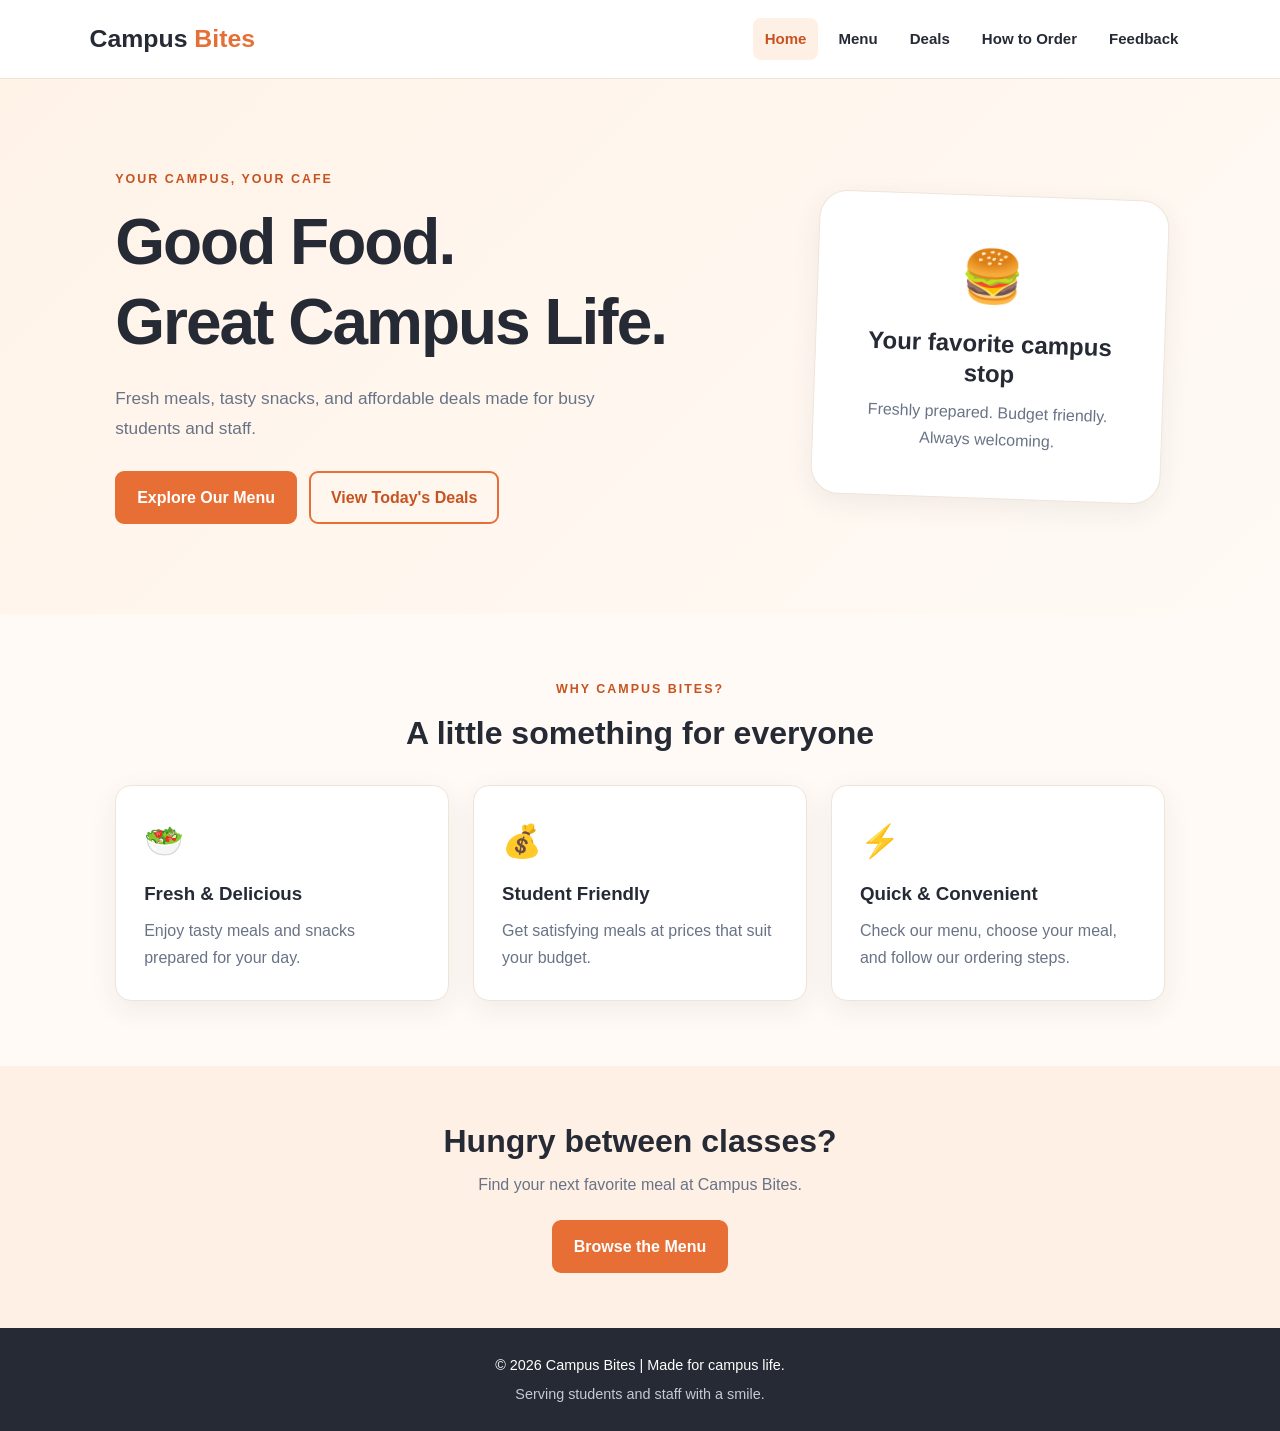
<file: source/index.html>
<!DOCTYPE html>
<html lang="en">
<head>
    <meta charset="UTF-8">
    <meta name="viewport" content="width=device-width, initial-scale=1.0">
    <title>Assignment-1 Devops</title>
    <link rel="stylesheet" href="../styles/index.css">
</head>
<body>
    
    <header class="site-header">
        <a class="logo" href="index.html">Campus <span>Bites</span></a>
        <nav>
            <a class="active" href="index.html">Home</a>
            <a href="menu.html">Menu</a>
            <a href="deal.html">Deals</a>
            <a href="order.html">How to Order</a>
            <a href="feedback.html">Feedback</a>
        </nav>
    </header>
    <main>
        <section class="hero">
            <div class="hero-content">
                <p class="eyebrow">YOUR CAMPUS, YOUR CAFE</p>
                <h1>Good Food.<br>Great Campus Life.</h1>
                <p>Fresh meals, tasty snacks, and affordable deals
                   made for busy students and staff.</p>
                <div class="hero-actions">
                    <a class="btn" href="menu.html">Explore Our Menu</a>
                    <a class="btn btn-outline" href="deals.html">View Today's Deals</a>
                </div>
            </div>
            <div class="hero-card">
                <span class="food-emoji">🍔</span>
                <h2>Your favorite campus stop</h2>
                <p>Freshly prepared. Budget friendly. Always welcoming.</p>
            </div>
        </section>

        <section class="section">
            <div class="section-heading">
                <p class="eyebrow">WHY CAMPUS BITES?</p>
                <h2>A little something for everyone</h2>
            </div>
            <div class="grid">
                <article class="card">
                    <span class="icon">🥗</span>
                    <h3>Fresh & Delicious</h3>
                    <p>Enjoy tasty meals and snacks prepared for your day.</p>
                </article>
                <article class="card">
                    <span class="icon">💰</span>
                    <h3>Student Friendly</h3>
                    <p>Get satisfying meals at prices that suit your budget.</p>
                </article>
                <article class="card">
                    <span class="icon">⚡</span>
                    <h3>Quick & Convenient</h3>
                    <p>Check our menu, choose your meal, and follow our ordering steps.</p>
                </article>
            </div>
        </section>

        <section class="cta">
            <h2>Hungry between classes?</h2>
            <p>Find your next favorite meal at Campus Bites.</p>
            <a class="btn" href="menu.html">Browse the Menu</a>
        </section>
    </main>

    <footer>
        <p>© 2026 Campus Bites | Made for campus life.</p>
        <p>Serving students and staff with a smile.</p>
    </footer>
</body>
</html>

</html>
</file>
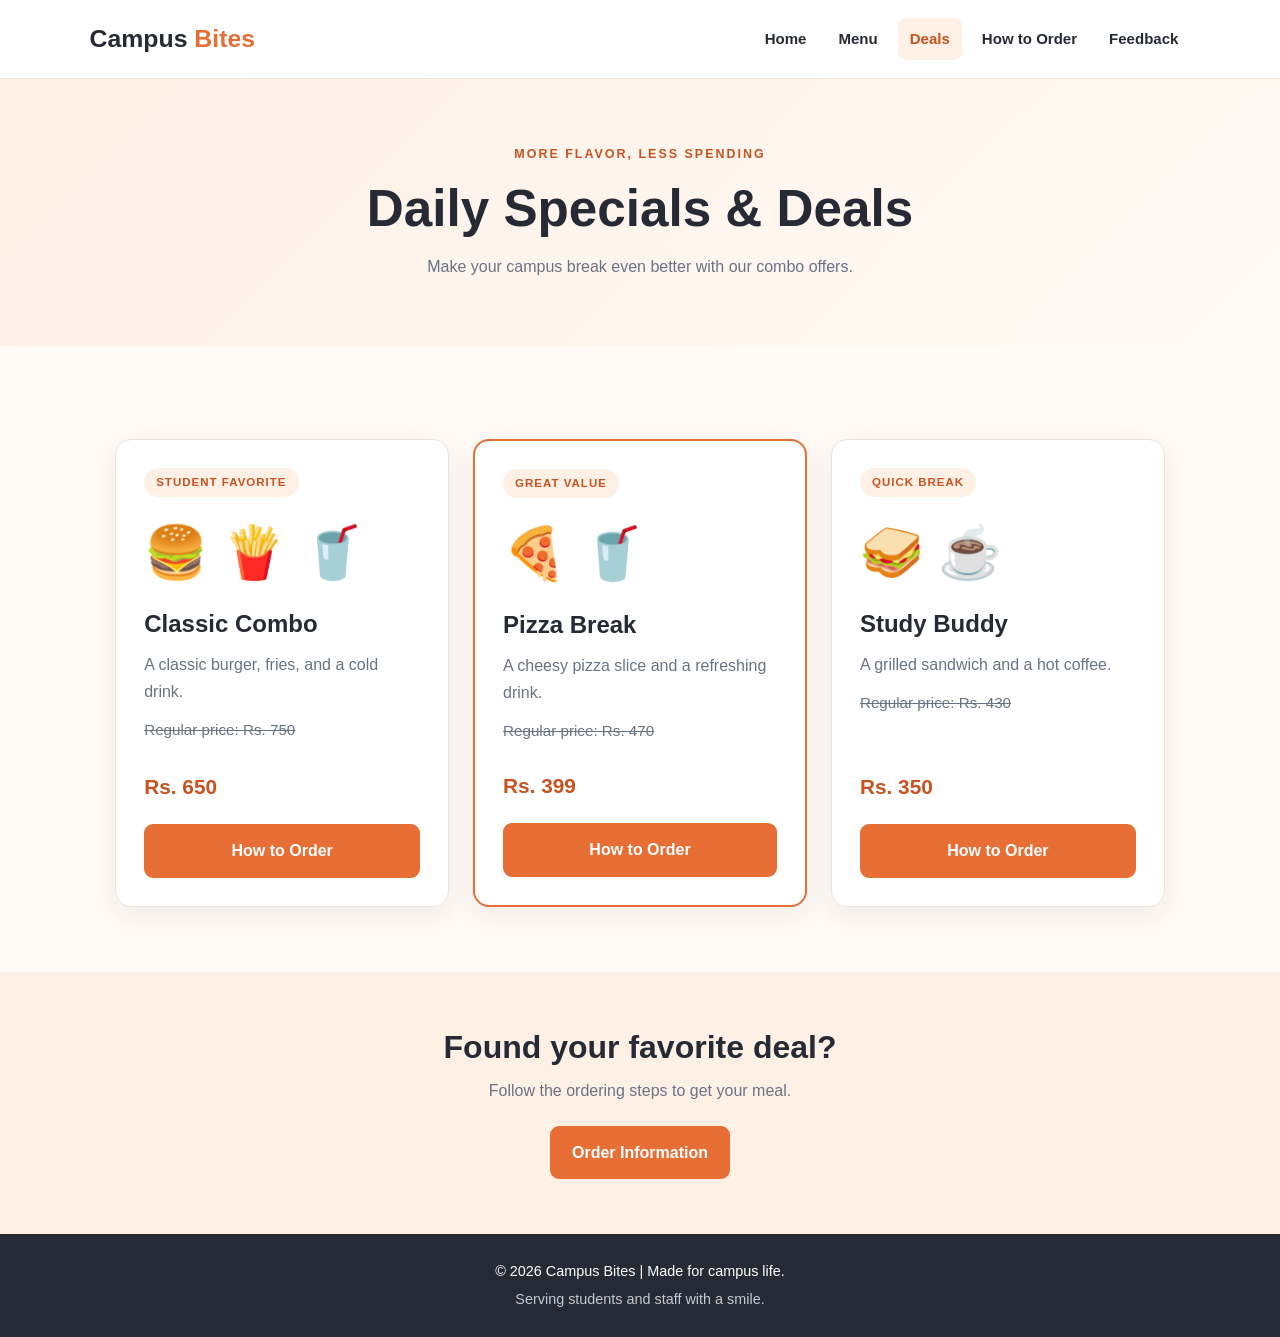
<file: source/deal.html>
<!DOCTYPE html>
<html lang="en">
<head>
    <meta charset="UTF-8">
    <meta name="viewport" content="width=device-width, initial-scale=1.0">
    <title>Campus Bites | Deals</title>
    <link rel="stylesheet" href="../styles/index.css">
</head>
<body>
    <header class="site-header">
        <a class="logo" href="index.html">Campus <span>Bites</span></a>
        <nav>
            <a href="index.html">Home</a>
            <a href="menu.html">Menu</a>
            <a class="active" href="deal.html">Deals</a>
            <a href="order.html">How to Order</a>
            <a href="feedback.html">Feedback</a>
        </nav>
    </header>

    <main>
        <section class="page-banner">
            <p class="eyebrow">MORE FLAVOR, LESS SPENDING</p>
            <h1>Daily Specials & Deals</h1>
            <p>Make your campus break even better with our combo offers.</p>
        </section>

        <section class="section">
            <div class="grid">
                <article class="card deal-card">
                    <span class="deal-label">STUDENT FAVORITE</span>
                    <span class="food-emoji">🍔 🍟 🥤</span>
                    <h2>Classic Combo</h2>
                    <p>A classic burger, fries, and a cold drink.</p>
                    <p class="old-price">Regular price: Rs. 750</p>
                    <strong class="price">Rs. 650</strong>
                    <a class="btn" href="order.html">How to Order</a>
                </article>

                <article class="card deal-card featured">
                    <span class="deal-label">GREAT VALUE</span>
                    <span class="food-emoji">🍕 🥤</span>
                    <h2>Pizza Break</h2>
                    <p>A cheesy pizza slice and a refreshing drink.</p>
                    <p class="old-price">Regular price: Rs. 470</p>
                    <strong class="price">Rs. 399</strong>
                    <a class="btn" href="order.html">How to Order</a>
                </article>

                <article class="card deal-card">
                    <span class="deal-label">QUICK BREAK</span>
                    <span class="food-emoji">🥪 ☕</span>
                    <h2>Study Buddy</h2>
                    <p>A grilled sandwich and a hot coffee.</p>
                    <p class="old-price">Regular price: Rs. 430</p>
                    <strong class="price">Rs. 350</strong>
                    <a class="btn" href="order.html">How to Order</a>
                </article>
            </div>
        </section>

        <section class="cta">
            <h2>Found your favorite deal?</h2>
            <p>Follow the ordering steps to get your meal.</p>
            <a class="btn" href="order.html">Order Information</a>
        </section>
    </main>

    <footer>
        <p>© 2026 Campus Bites | Made for campus life.</p>
        <p>Serving students and staff with a smile.</p>
    </footer>
</body>
</html>
</file>
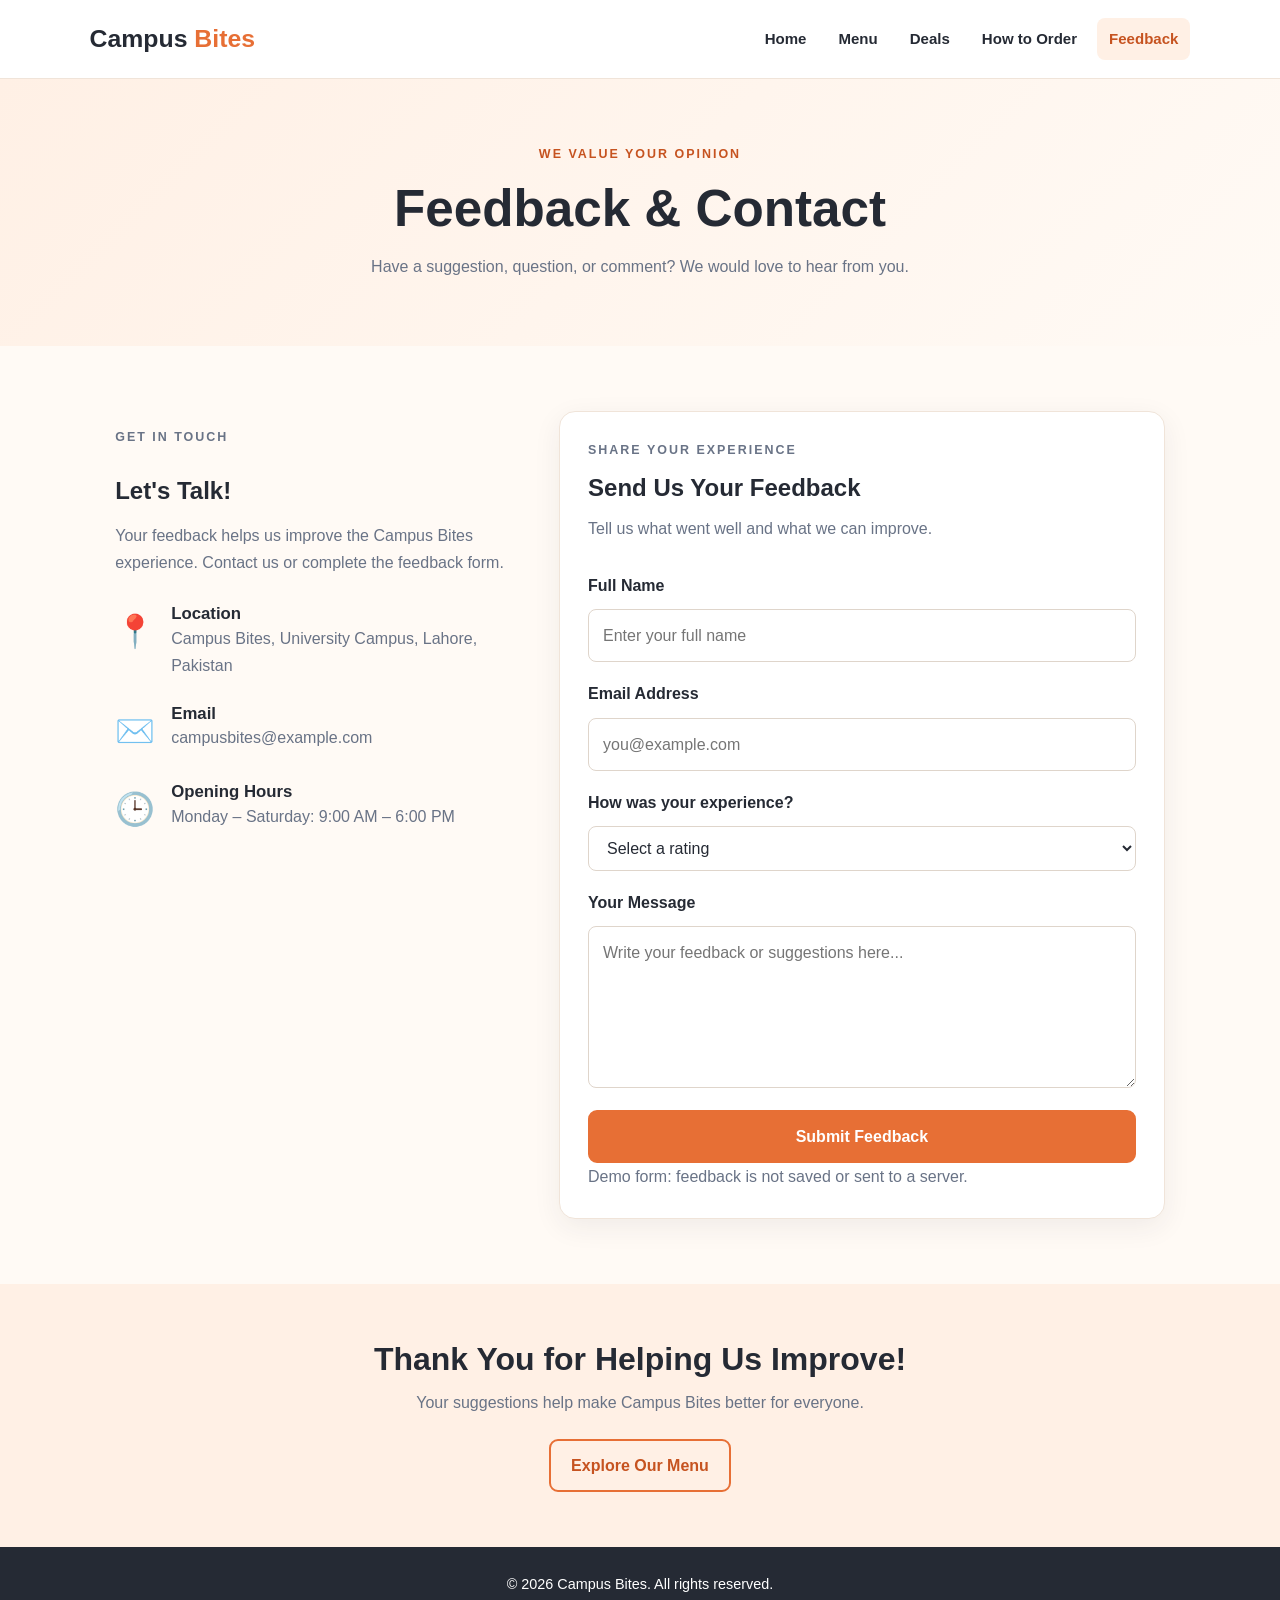
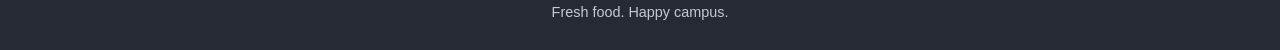
<file: source/feedback.html>
<!DOCTYPE html>
<html lang="en">
<head>
    <meta charset="UTF-8">
    <meta name="viewport" content="width=device-width, initial-scale=1.0">
    <meta name="description" content="Contact Campus Bites and share your feedback about our campus cafeteria.">
    <title>Feedback & Contact | Campus Bites</title>
    <link rel="stylesheet" href="../styles/index.css">
</head>
<body>
    <header class="site-header">
        <a class="logo" href="index.html">Campus <span>Bites</span></a>

        <nav aria-label="Main navigation">
            <a href="index.html">Home</a>
            <a href="menu.html">Menu</a>
            <a href="deal.html">Deals</a>
            <a href="order.html">How to Order</a>
            <a class="active" href="feedback.html" aria-current="page">Feedback</a>
        </nav>
    </header>

    <main>
        <section class="page-banner">
            <p class="eyebrow">WE VALUE YOUR OPINION</p>
            <h1>Feedback & Contact</h1>
            <p>Have a suggestion, question, or comment? We would love to hear from you.</p>
        </section>

        <section class="section">
            <div class="contact-layout">
                <div class="contact-info">
                    <p class="eyebrow">GET IN TOUCH</p>
                    <h2>Let's Talk!</h2>
                    <p>
                        Your feedback helps us improve the Campus Bites experience.
                        Contact us or complete the feedback form.
                    </p>

                    <div class="contact-item">
                        <span class="icon" aria-hidden="true">📍</span>
                        <div>
                            <h3>Location</h3>
                            <p>Campus Bites, University Campus, Lahore, Pakistan</p>
                        </div>
                    </div>

                    <div class="contact-item">
                        <span class="icon" aria-hidden="true">✉️</span>
                        <div>
                            <h3>Email</h3>
                            <p>campusbites@example.com</p>
                        </div>
                    </div>

                    <div class="contact-item">
                        <span class="icon" aria-hidden="true">🕒</span>
                        <div>
                            <h3>Opening Hours</h3>
                            <p>Monday – Saturday: 9:00 AM – 6:00 PM</p>
                        </div>
                    </div>
                </div>

                <div class="card feedback-card">
                    <p class="eyebrow">SHARE YOUR EXPERIENCE</p>
                    <h2>Send Us Your Feedback</h2>
                    <p>Tell us what went well and what we can improve.</p>

                    <form action="#" method="post">
                        <label for="name">Full Name</label>
                        <input
                            type="text"
                            id="name"
                            name="name"
                            placeholder="Enter your full name"
                            autocomplete="name"
                            required
                        >

                        <label for="email">Email Address</label>
                        <input
                            type="email"
                            id="email"
                            name="email"
                            placeholder="you@example.com"
                            autocomplete="email"
                            required
                        >

                        <label for="rating">How was your experience?</label>
                        <select id="rating" name="rating" required>
                            <option value="" disabled selected>Select a rating</option>
                            <option value="excellent">Excellent</option>
                            <option value="good">Good</option>
                            <option value="average">Average</option>
                            <option value="poor">Poor</option>
                            <option value="very-poor">Very Poor</option>
                        </select>

                        <label for="message">Your Message</label>
                        <textarea
                            id="message"
                            name="message"
                            rows="5"
                            placeholder="Write your feedback or suggestions here..."
                            required
                        ></textarea>

                        <button class="btn" type="submit">Submit Feedback</button>
                    </form>
                    <p class="form-note">Demo form: feedback is not saved or sent to a server.</p>
                </div>
            </div>
        </section>

        <section class="cta">
            <h2>Thank You for Helping Us Improve!</h2>
            <p>Your suggestions help make Campus Bites better for everyone.</p>
            <a class="btn btn-outline" href="menu.html">Explore Our Menu</a>
        </section>
    </main>

    <footer>
        <p>&copy; 2026 Campus Bites. All rights reserved.</p>
        <p>Fresh food. Happy campus.</p>
    </footer>
</body>
</html>
</file>
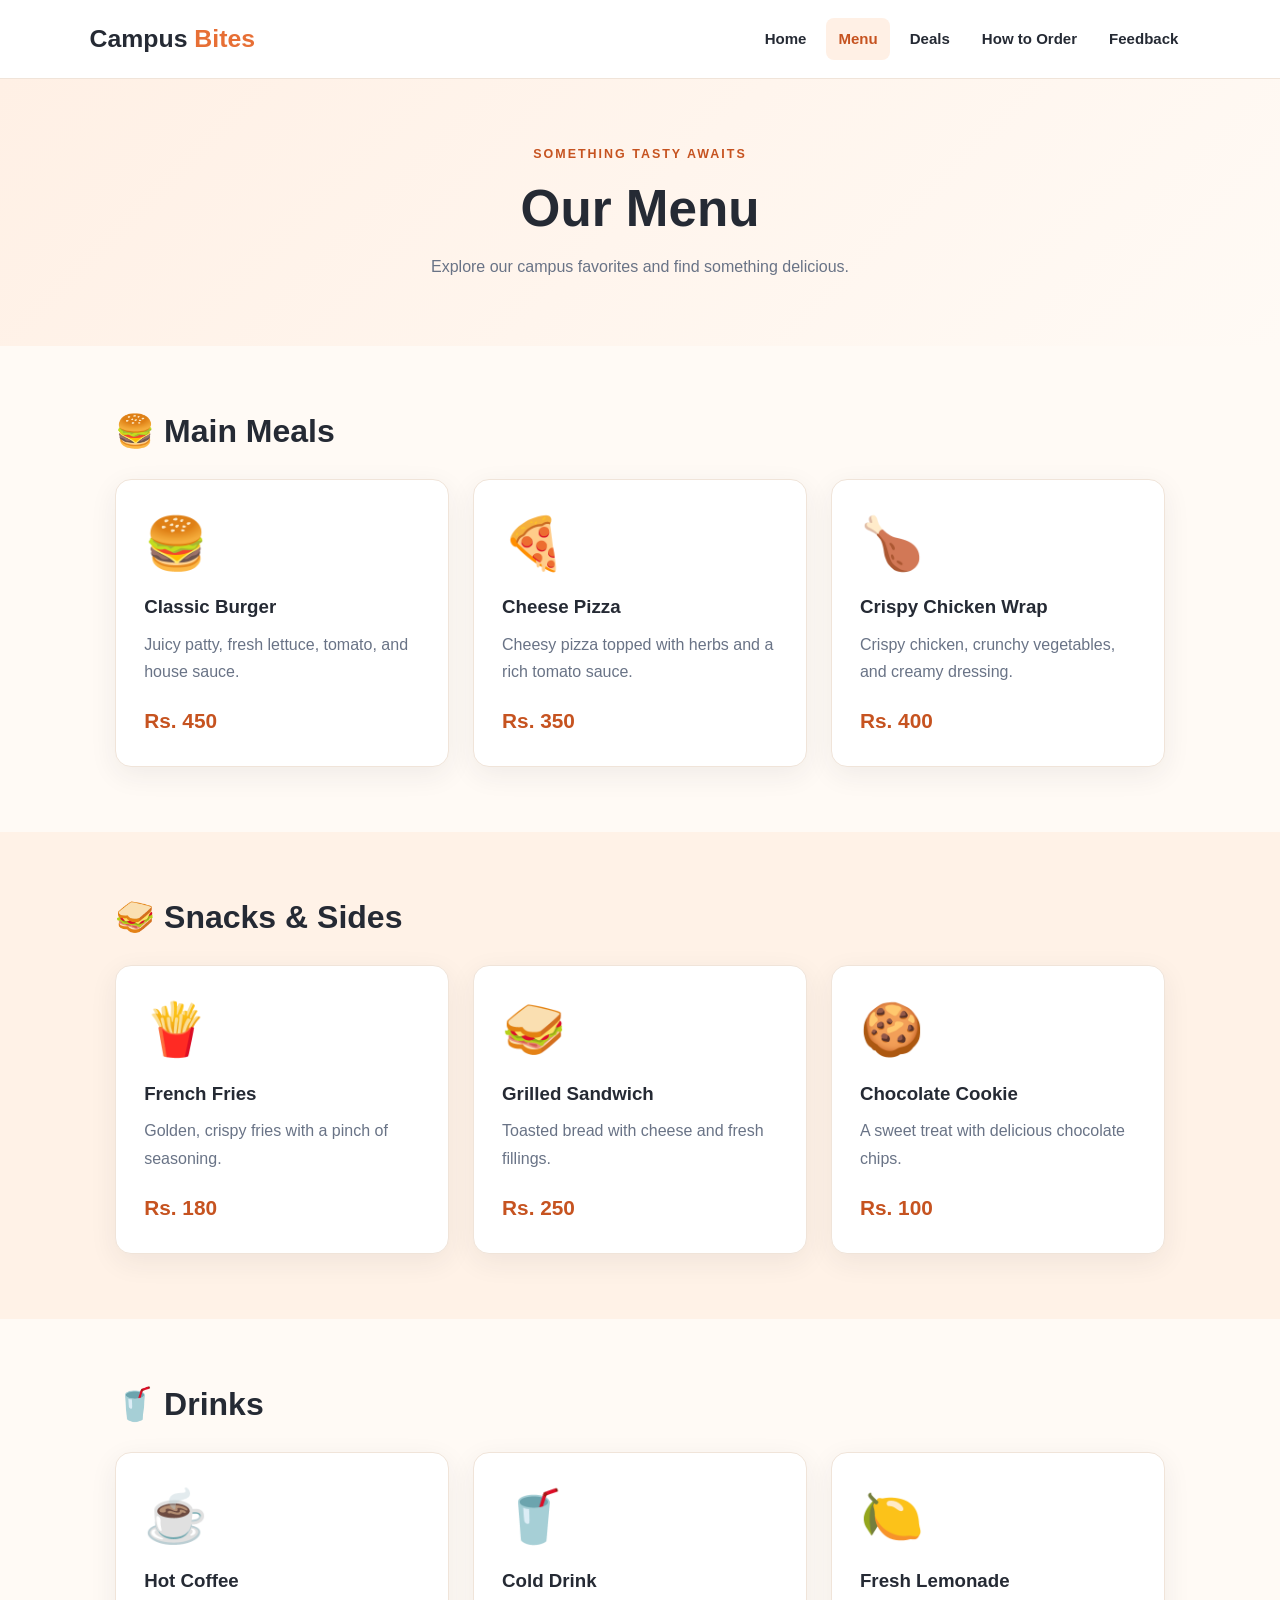
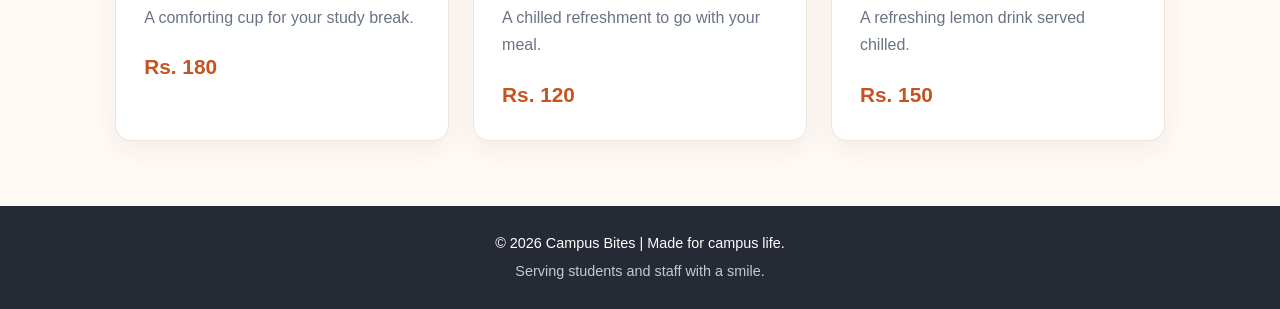
<file: source/menu.html>
<!DOCTYPE html>
<html lang="en">
<head>
    <meta charset="UTF-8">
    <meta name="viewport" content="width=device-width, initial-scale=1.0">
    <title>Campus Bites | Menu</title>
    <link rel="stylesheet" href="../styles/index.css">
</head>
<body>
    <header class="site-header">
        <a class="logo" href="index.html">Campus <span>Bites</span></a>
        <nav>
            <a href="index.html">Home</a>
            <a class="active" href="menu.html">Menu</a>
            <a href="deal.html">Deals</a>
            <a href="order.html">How to Order</a>
            <a href="feedback.html">Feedback</a>
        </nav>
    </header>

    <main>
        <section class="page-banner">
            <p class="eyebrow">SOMETHING TASTY AWAITS</p>
            <h1>Our Menu</h1>
            <p>Explore our campus favorites and find something delicious.</p>
        </section>

        <section class="section">
            <h2 class="category-title">🍔 Main Meals</h2>
            <div class="grid">
                <article class="card menu-card">
                    <span class="food-emoji">🍔</span>
                    <h3>Classic Burger</h3>
                    <p>Juicy patty, fresh lettuce, tomato, and house sauce.</p>
                    <strong class="price">Rs. 450</strong>
                </article>
                <article class="card menu-card">
                    <span class="food-emoji">🍕</span>
                    <h3>Cheese Pizza</h3>
                    <p>Cheesy pizza topped with herbs and a rich tomato sauce.</p>
                    <strong class="price">Rs. 350</strong>
                </article>
                <article class="card menu-card">
                    <span class="food-emoji">🍗</span>
                    <h3>Crispy Chicken Wrap</h3>
                    <p>Crispy chicken, crunchy vegetables, and creamy dressing.</p>
                    <strong class="price">Rs. 400</strong>
                </article>
            </div>
        </section>

        <section class="section soft-section">
            <h2 class="category-title">🥪 Snacks & Sides</h2>
            <div class="grid">
                <article class="card menu-card">
                    <span class="food-emoji">🍟</span>
                    <h3>French Fries</h3>
                    <p>Golden, crispy fries with a pinch of seasoning.</p>
                    <strong class="price">Rs. 180</strong>
                </article>
                <article class="card menu-card">
                    <span class="food-emoji">🥪</span>
                    <h3>Grilled Sandwich</h3>
                    <p>Toasted bread with cheese and fresh fillings.</p>
                    <strong class="price">Rs. 250</strong>
                </article>
                <article class="card menu-card">
                    <span class="food-emoji">🍪</span>
                    <h3>Chocolate Cookie</h3>
                    <p>A sweet treat with delicious chocolate chips.</p>
                    <strong class="price">Rs. 100</strong>
                </article>
            </div>
        </section>

        <section class="section">
            <h2 class="category-title">🥤 Drinks</h2>
            <div class="grid">
                <article class="card menu-card">
                    <span class="food-emoji">☕</span>
                    <h3>Hot Coffee</h3>
                    <p>A comforting cup for your study break.</p>
                    <strong class="price">Rs. 180</strong>
                </article>
                <article class="card menu-card">
                    <span class="food-emoji">🥤</span>
                    <h3>Cold Drink</h3>
                    <p>A chilled refreshment to go with your meal.</p>
                    <strong class="price">Rs. 120</strong>
                </article>
                <article class="card menu-card">
                    <span class="food-emoji">🍋</span>
                    <h3>Fresh Lemonade</h3>
                    <p>A refreshing lemon drink served chilled.</p>
                    <strong class="price">Rs. 150</strong>
                </article>
            </div>
        </section>
    </main>

    <footer>
        <p>© 2026 Campus Bites | Made for campus life.</p>
        <p>Serving students and staff with a smile.</p>
    </footer>
</body>
</html>
</file>
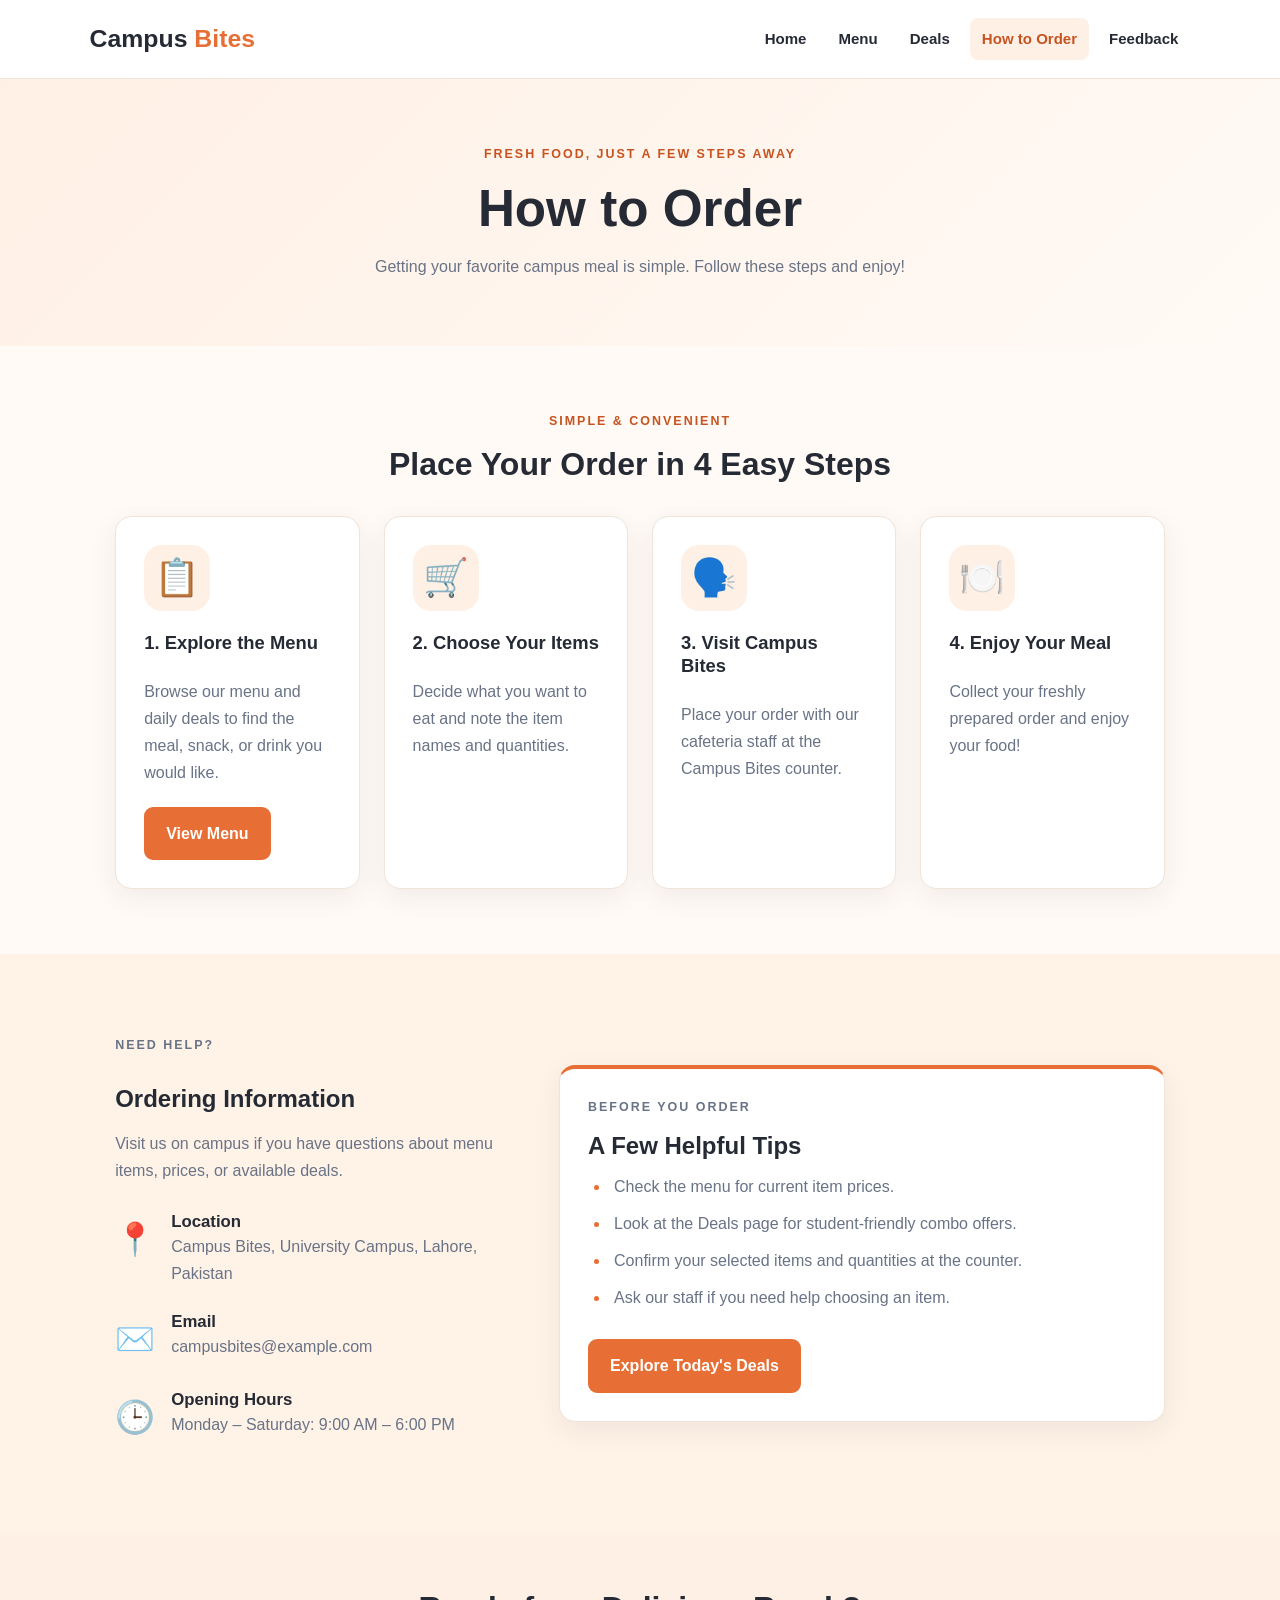
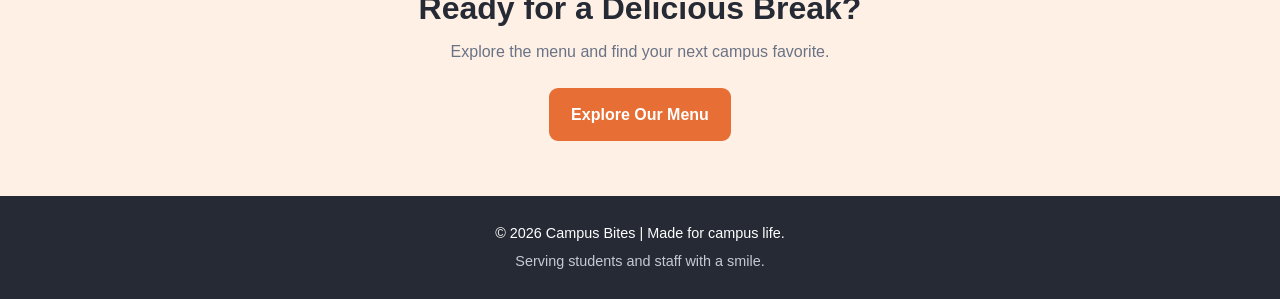
<file: source/order.html>
<!DOCTYPE html>
<html lang="en">
<head>
    <meta charset="UTF-8">
    <meta name="viewport" content="width=device-width, initial-scale=1.0">
    <meta name="description" content="Learn how to place an order at Campus Bites.">
    <title>How to Order | Campus Bites</title>
    <link rel="stylesheet" href="../styles/index.css">
    
</head>
<body>
    <header class="site-header">
        <a class="logo" href="index.html">Campus <span>Bites</span></a>
        <nav aria-label="Main navigation">
            <a href="index.html">Home</a>
            <a href="menu.html">Menu</a>
            <a href="deal.html">Deals</a>
            <a class="active" href="order.html" aria-current="page">How to Order</a>
            <a href="feedback.html">Feedback</a>
        </nav>
    </header>

    <main>
        <section class="page-banner">
            <p class="eyebrow">FRESH FOOD, JUST A FEW STEPS AWAY</p>
            <h1>How to Order</h1>
            <p>Getting your favorite campus meal is simple. Follow these steps and enjoy!</p>
        </section>

        <section class="section">
            <div class="section-heading">
                <p class="eyebrow">SIMPLE & CONVENIENT</p>
                <h2>Place Your Order in 4 Easy Steps</h2>
            </div>

            <div class="grid order-steps">
                <article class="card order-step-card">
                    <span class="food-emoji">📋</span>
                    <h3>1. Explore the Menu</h3>
                    <p>Browse our menu and daily deals to find the meal, snack, or drink you would like.</p>
                    <a class="btn" href="menu.html">View Menu</a>
                </article>

                <article class="card order-step-card">
                    <span class="food-emoji">🛒</span>
                    <h3>2. Choose Your Items</h3>
                    <p>Decide what you want to eat and note the item names and quantities.</p>
                </article>

                <article class="card order-step-card">
                    <span class="food-emoji">🗣️</span>
                    <h3>3. Visit Campus Bites</h3>
                    <p>Place your order with our cafeteria staff at the Campus Bites counter.</p>
                </article>

                <article class="card order-step-card">
                    <span class="food-emoji">🍽️</span>
                    <h3>4. Enjoy Your Meal</h3>
                    <p>Collect your freshly prepared order and enjoy your food!</p>
                </article>
            </div>
        </section>

        <section class="section soft-section order-info-section">
            <div class="contact-layout">
                <div class="contact-info">
                    <p class="eyebrow">NEED HELP?</p>
                    <h2>Ordering Information</h2>
                    <p>Visit us on campus if you have questions about menu items, prices, or available deals.</p>

                    <div class="contact-item">
                        <span class="icon" aria-hidden="true">📍</span>
                        <div>
                            <h3>Location</h3>
                            <p>Campus Bites, University Campus, Lahore, Pakistan</p>
                        </div>
                    </div>

                    <div class="contact-item">
                        <span class="icon" aria-hidden="true">✉️</span>
                        <div>
                            <h3>Email</h3>
                            <p>campusbites@example.com</p>
                        </div>
                    </div>

                    <div class="contact-item">
                        <span class="icon" aria-hidden="true">🕒</span>
                        <div>
                            <h3>Opening Hours</h3>
                            <p>Monday – Saturday: 9:00 AM – 6:00 PM</p>
                        </div>
                    </div>
                </div>

                <div class="card order-tips-card">
                    <p class="eyebrow">BEFORE YOU ORDER</p>
                    <h2>A Few Helpful Tips</h2>
                    <ul>
                        <li>Check the menu for current item prices.</li>
                        <li>Look at the Deals page for student-friendly combo offers.</li>
                        <li>Confirm your selected items and quantities at the counter.</li>
                        <li>Ask our staff if you need help choosing an item.</li>
                    </ul>
                    <a class="btn" href="deal.html">Explore Today's Deals</a>
                </div>
            </div>
        </section>

        <section class="cta">
            <h2>Ready for a Delicious Break?</h2>
            <p>Explore the menu and find your next campus favorite.</p>
            <a class="btn" href="menu.html">Explore Our Menu</a>
        </section>
    </main>

    <footer>
        <p>© 2026 Campus Bites | Made for campus life.</p>
        <p>Serving students and staff with a smile.</p>
    </footer>
</body>
</html>
</file>
<file: styles/index.css>
/* =========================================
   CAMPUS BITES - SHARED STYLESHEET
   Pages: Main, Menu, Deals and Feedback
========================================= */

/* ===== Global Variables ===== */

:root {
    --primary: #e76f35;
    --primary-dark: #c65320;
    --dark: #252a34;
    --muted: #697386;
    --background: #fffaf5;
    --surface: #ffffff;
    --soft: #fff0e5;
    --border: #f0e4d9;
    --radius: 16px;
    --shadow: 0 8px 28px rgba(37, 42, 52, 0.07);
}

/* ===== Global Reset ===== */

* {
    box-sizing: border-box;
    margin: 0;
    padding: 0;
}

html {
    scroll-behavior: smooth;
}

body {
    font-family: Arial, Helvetica, sans-serif;
    background: var(--background);
    color: var(--dark);
    line-height: 1.7;
}

a {
    color: inherit;
    text-decoration: none;
}

h1,
h2,
h3 {
    line-height: 1.25;
}

/* =========================================
   HEADER AND NAVIGATION
========================================= */

.site-header {
    display: flex;
    align-items: center;
    justify-content: space-between;
    gap: 24px;
    padding: 18px 7%;
    background: var(--surface);
    border-bottom: 1px solid var(--border);
}

.logo {
    font-size: 1.55rem;
    font-weight: 800;
    white-space: nowrap;
}

.logo span {
    color: var(--primary);
}

nav {
    display: flex;
    align-items: center;
    justify-content: flex-end;
    gap: 8px;
    flex-wrap: wrap;
}

nav a {
    padding: 8px 12px;
    border-radius: 8px;
    font-size: 0.94rem;
    font-weight: 600;
    transition: background 0.2s, color 0.2s;
}

nav a:hover,
nav a.active {
    background: var(--soft);
    color: var(--primary-dark);
}

/* =========================================
   BUTTONS
========================================= */

.btn {
    display: inline-block;
    border: 2px solid var(--primary);
    border-radius: 9px;
    padding: 11px 20px;
    background: var(--primary);
    color: white;
    font: inherit;
    font-weight: 700;
    text-align: center;
    cursor: pointer;
    transition: background 0.2s, transform 0.2s;
}

.btn:hover {
    background: var(--primary-dark);
    border-color: var(--primary-dark);
    transform: translateY(-2px);
}

.btn-outline {
    background: transparent;
    color: var(--primary-dark);
}

.btn-outline:hover {
    color: white;
}

/* =========================================
   MAIN / HOME PAGE
========================================= */

.hero {
    display: grid;
    grid-template-columns: 1.3fr 0.7fr;
    align-items: center;
    gap: 50px;
    padding: 90px 9%;
    background: linear-gradient(135deg, #fff3e8, #fffaf5);
}

.hero-content {
    max-width: 650px;
}

.eyebrow {
    color: var(--primary-dark);
    font-size: 0.78rem;
    font-weight: 800;
    letter-spacing: 2px;
    margin-bottom: 12px;
}

.hero h1 {
    font-size: clamp(2.6rem, 5vw, 4.5rem);
    letter-spacing: -2px;
    margin-bottom: 22px;
}

.hero-content > p:not(.eyebrow) {
    max-width: 520px;
    color: var(--muted);
    font-size: 1.08rem;
}

.hero-actions {
    display: flex;
    gap: 12px;
    flex-wrap: wrap;
    margin-top: 28px;
}

.hero-card {
    text-align: center;
    padding: 45px 28px;
    background: var(--surface);
    border: 1px solid var(--border);
    border-radius: 28px;
    box-shadow: var(--shadow);
    transform: rotate(2deg);
}

.hero-card h2 {
    margin: 16px 0 10px;
}

.hero-card p {
    color: var(--muted);
}

.food-emoji {
    display: block;
    font-size: 3.2rem;
    margin-bottom: 16px;
    line-height: 1.4;
}

/* =========================================
   SHARED SECTIONS
========================================= */

.section {
    padding: 65px 9%;
}

.section-heading {
    text-align: center;
    margin-bottom: 32px;
}

.section-heading h2,
.section > h2 {
    font-size: 2rem;
}

.grid {
    display: grid;
    grid-template-columns: repeat(3, minmax(0, 1fr));
    gap: 24px;
    margin-top: 28px;
}

.card {
    padding: 28px;
    border: 1px solid var(--border);
    border-radius: var(--radius);
    background: var(--surface);
    box-shadow: var(--shadow);
}

.card h2,
.card h3 {
    margin-bottom: 12px;
}

.card p {
    color: var(--muted);
}

.icon {
    display: inline-block;
    font-size: 2rem;
    margin-bottom: 14px;
}

.soft-section {
    background: #fff2e7;
}

.category-title {
    font-size: 1.7rem;
    margin-bottom: 12px;
}

/* =========================================
   MENU PAGE
========================================= */

.page-banner {
    padding: 65px 9%;
    text-align: center;
    background: linear-gradient(135deg, #fff0e5, #fffaf5);
}

.page-banner h1 {
    font-size: clamp(2.2rem, 4vw, 3.4rem);
    margin-bottom: 12px;
}

.page-banner > p:last-child {
    color: var(--muted);
}

.menu-card .price {
    display: block;
    margin-top: 18px;
}

.price {
    color: var(--primary-dark);
    font-size: 1.3rem;
    font-weight: 800;
}

/* =========================================
   DEALS PAGE
========================================= */

.deals-section {
    padding-top: 55px;
    padding-bottom: 65px;
}

.deals-intro {
    max-width: 650px;
    margin: 0 auto 30px;
    color: var(--muted);
    text-align: center;
}

.deals-grid {
    display: grid;
    grid-template-columns: repeat(3, minmax(0, 1fr));
    gap: 24px;
    align-items: stretch;
    margin-top: 28px;
}

.deal-card {
    display: flex;
    flex-direction: column;
    align-items: flex-start;
    gap: 12px;
    padding: 28px;
    border: 1px solid var(--border);
    border-radius: var(--radius);
    background: var(--surface);
    box-shadow: var(--shadow);
}

.deal-card h2,
.deal-card h3 {
    margin-bottom: 0;
}

.deal-card p {
    color: var(--muted);
}

.deal-card .food-emoji {
    margin: 8px 0;
}

.deal-card .price {
    display: flex;
    align-items: center;
    flex-wrap: wrap;
    gap: 10px;
    margin-top: auto;
    padding-top: 12px;
}

.deal-card .old-price {
    color: var(--muted);
    font-size: 0.95rem;
    font-weight: 400;
}

.deal-card .btn {
    width: 100%;
    margin-top: 8px;
}

.deal-label {
    display: inline-block;
    color: var(--primary-dark);
    background: var(--soft);
    border-radius: 20px;
    padding: 5px 12px;
    font-size: 0.72rem;
    font-weight: 800;
    letter-spacing: 1px;
}

.old-price {
    font-size: 0.9rem;
    text-decoration: line-through;
}

.featured {
    border: 2px solid var(--primary);
}

.deal-card.featured {
    border: 2px solid var(--primary);
}

/* =========================================
   FEEDBACK / CONTACT PAGE
========================================= */

.contact-layout {
    display: grid;
    grid-template-columns: 0.8fr 1.2fr;
    gap: 40px;
    align-items: start;
}

.contact-info > p {
    color: var(--muted);
    margin: 16px 0 28px;
}

.contact-item {
    display: flex;
    gap: 16px;
    margin: 24px 0;
}

.contact-item .icon {
    margin: 0;
}

.contact-item h3 {
    font-size: 1.05rem;
}

.contact-item p {
    color: var(--muted);
    overflow-wrap: anywhere;
}

.feedback-card form {
    display: flex;
    flex-direction: column;
    gap: 10px;
    margin-top: 22px;
}

.feedback-card label {
    font-weight: 700;
    margin-top: 8px;
}

.feedback-card input,
.feedback-card select,
.feedback-card textarea {
    width: 100%;
    padding: 12px 14px;
    border: 1px solid #dfd5cb;
    border-radius: 8px;
    background: white;
    color: var(--dark);
    font: inherit;
}

.feedback-card input:focus,
.feedback-card select:focus,
.feedback-card textarea:focus {
    outline: 2px solid var(--primary);
    outline-offset: 2px;
}

.feedback-card textarea {
    resize: vertical;
}

.feedback-card button {
    margin-top: 12px;
}

/* =========================================
   CALL TO ACTION
========================================= */

.cta {
    padding: 55px 9%;
    text-align: center;
    background: var(--soft);
}

.cta h2 {
    font-size: 2rem;
    margin-bottom: 10px;
}

.cta p {
    color: var(--muted);
    margin-bottom: 22px;
}

/* =========================================
   FOOTER
========================================= */

footer {
    padding: 25px 7%;
    background: var(--dark);
    color: white;
    text-align: center;
    font-size: 0.9rem;
}

footer p + p {
    color: #c5cad2;
    margin-top: 4px;
}

/* =========================================
   TABLET RESPONSIVE LAYOUT
========================================= */

@media (max-width: 900px) {

    .site-header {
        flex-direction: column;
    }

    nav {
        justify-content: center;
    }

    .hero {
        grid-template-columns: 1fr;
        gap: 35px;
        padding: 60px 7%;
    }

    .hero-card {
        max-width: 450px;
        width: 100%;
        justify-self: center;
    }

    .grid,
    .deals-grid {
        grid-template-columns: repeat(2, minmax(0, 1fr));
    }

    .contact-layout {
        grid-template-columns: 1fr;
    }
}

/* =========================================
   MOBILE RESPONSIVE LAYOUT
========================================= */

@media (max-width: 600px) {

    .site-header {
        padding: 18px 5%;
    }

    nav {
        gap: 4px;
    }

    nav a {
        padding: 7px 9px;
        font-size: 0.85rem;
    }

    .hero {
        padding: 48px 6%;
    }

    .hero h1 {
        letter-spacing: -1px;
    }

    .hero-actions {
        flex-direction: column;
    }

    .hero-actions .btn {
        width: 100%;
    }

    .section {
        padding: 45px 6%;
    }

    .grid,
    .deals-grid {
        grid-template-columns: 1fr;
    }

    .page-banner {
        padding: 48px 6%;
    }

    .deals-section {
        padding-top: 40px;
        padding-bottom: 45px;
    }

    .deal-card {
        padding: 23px;
    }

    .cta {
        padding: 42px 6%;
    }

    .card {
        padding: 23px;
    }
}


/* Order Page CSS*/

.order-steps {
    grid-template-columns: repeat(4, minmax(0, 1fr));
    align-items: stretch;
}

.order-step-card {
    display: flex;
    flex-direction: column;
    align-items: flex-start;
    gap: 12px;
    min-height: 285px;
    transition: transform 0.25s ease, box-shadow 0.25s ease;
}

.order-step-card:hover {
    transform: translateY(-6px);
    box-shadow: 0 14px 32px rgba(37, 42, 52, 0.12);
}

.order-step-card .food-emoji {
    display: grid;
    place-items: center;
    width: 66px;
    height: 66px;
    margin: 0 0 8px;
    border-radius: 18px;
    background: var(--soft);
    font-size: 2.3rem;
}

.order-step-card h3 {
    font-size: 1.15rem;
}

.order-step-card p {
    flex-grow: 1;
}

.order-step-card .btn {
    margin-top: 8px;
}

.order-info-section .contact-layout {
    align-items: center;
}

.order-info-section .contact-info>p:not(.eyebrow) {
    max-width: 520px;
}

.order-tips-card {
    border-top: 4px solid var(--primary);
}

.order-tips-card ul {
    margin: 8px 0 20px;
    padding-left: 22px;
    color: var(--muted);
}

.order-tips-card li {
    padding-left: 4px;
    margin-bottom: 10px;
}

.order-tips-card li::marker {
    color: var(--primary);
}

.order-tips-card .btn {
    margin-top: 8px;
}

/* Responsive layout for the order page */
@media (max-width: 1100px) {
    .order-steps {
        grid-template-columns: repeat(2, minmax(0, 1fr));
    }
}

@media (max-width: 600px) {
    .order-steps {
        grid-template-columns: 1fr;
    }

    .order-step-card {
        min-height: auto;
    }

    .order-tips-card ul {
        padding-left: 20px;
    }
}
</file>
